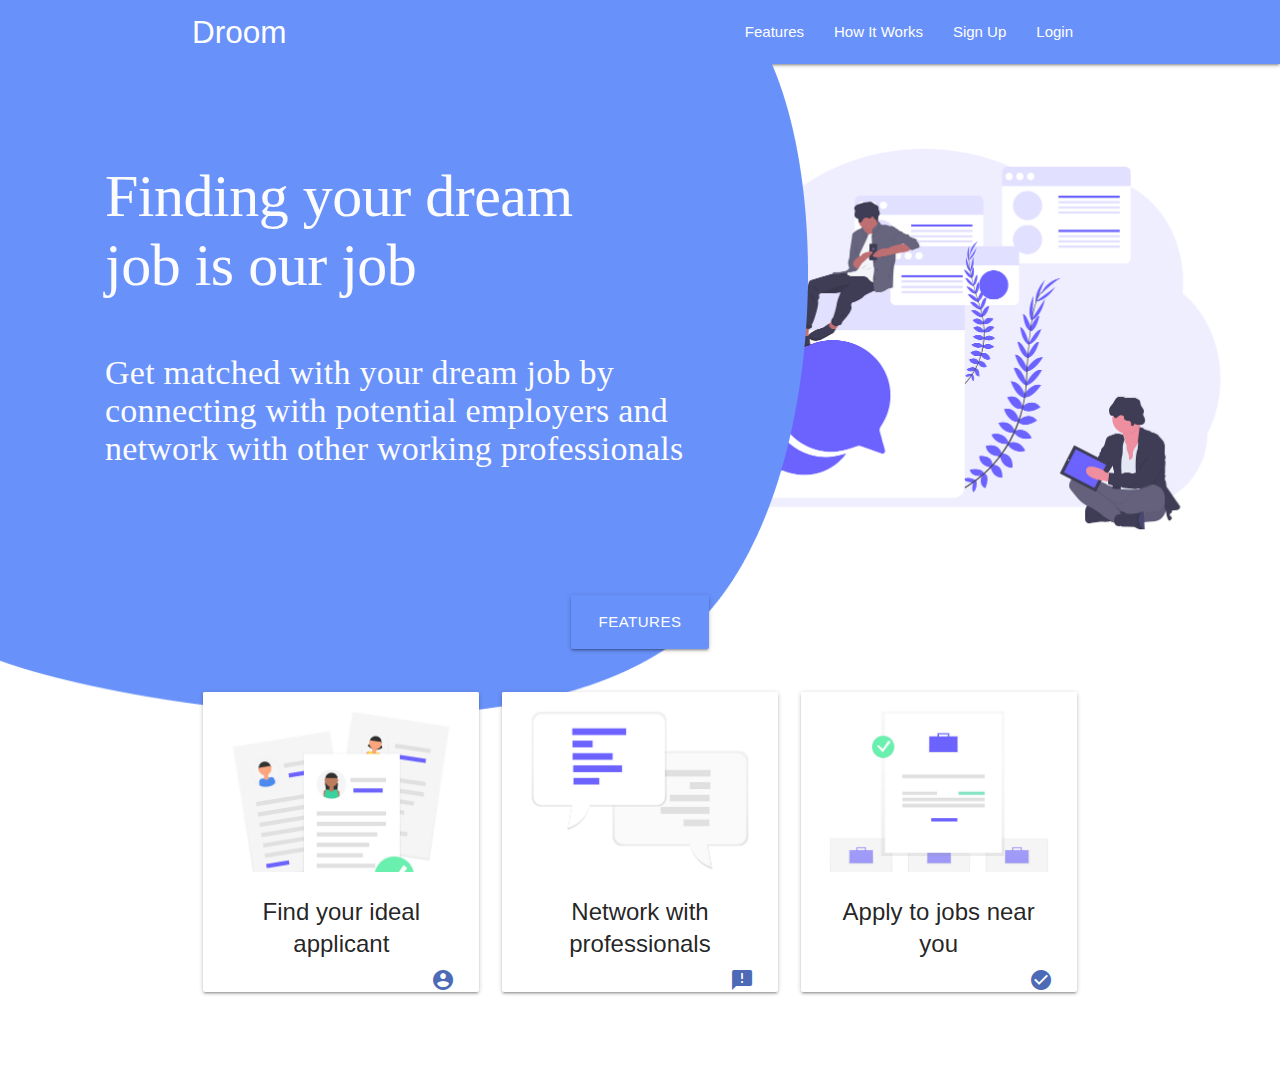
<file: index.html>
<!DOCTYPE html>
<html lang="en">
<head>
  <meta http-equiv="Content-Type" content="text/html; charset=UTF-8"/>
  <meta name="viewport" content="width=device-width, initial-scale=1.0, maximum-scale=1, minimum-scale=1">
  <title>Droom - Perfect Match</title>

  <!-- CSS  -->
  <link href="https://fonts.googleapis.com/icon?family=Material+Icons" rel="stylesheet">
  <link href="css/featurescss/materialize.css" type="text/css" rel="stylesheet" media="screen,projection"/>
  <link href="css/featurescss/style.css" type="text/css" rel="stylesheet" media="screen,projection"/>
</head>
<body>
  <img class ="left" src = "img/Vector.png" id = "vectorpng">
  <h1 class = "customtext">Finding your dream job is our job</h1>
  <p class = "customptext">Get matched with your dream job by connecting with potential employers and network with other working professionals</p>
  <nav class="navbarcolor" role="navigation">
    <div class="nav-wrapper container"><a id="logo-container" href="#" class="brand-logo">Droom</a>
      <ul class="right hide-on-med-and-down">
        <li><a href="index.html">Features</a></li>
        <li><a href="howitworks.html">How It Works</a></li>
        <li><a href="https://droomlambda.netlify.com/register">Sign Up</a></li>
        <li><a href="https://droomlambda.netlify.com/login">Login</a></li>
      </ul>

      <ul id="nav-mobile" class="sidenav">
        <li><a href="index.html">Features</a></li>
        <li><a href="howitworks.html">How It Works</a></li>
        <li><a href="https://droomlambda.netlify.com/register">Sign Up</a></li>
      </ul>
      <a href="#" data-target="nav-mobile" class="sidenav-trigger"><i class="material-icons">menu</i></a>
    </div>
  </nav>
  <br><br>
  <img class ="right" src="img/groupchat.png" id = "groupchat">

  <div class="section no-pad-bot" id="index-banner">
    <div class="container">
      <div class="row center">
      </div>
      <div class="row center">
        <button id="buttoncolor" class="btn-large waves-effect waves-light">Features</button>
      </div>
    </div>
  </div>


  <div class="container">
    <div class="section">

      <!--   Card Section   -->
      
  <div class="row">
    <div class="col m4">
      <div id = "card1" class="card small scale-transition">
        <div class="card-image waves-effect waves-block waves-light">
          <img class = "activator" src="img/hiring.png">
        </div>
        <div class = "card-content">
          <span class="card-title center">Find your ideal applicant</span><i class="material-icons right">account_circle</i>
        </div>
        <div id = "card1reveal" class = "card-reveal">
        	<p>Companies can sort through job-seekers that will be a great fit with your team. </p>
        </div>
      </div>
    </div>
    <div class="col m4">
      <div id = "card2" class="card small scale-transition">
        <div class="card-image waves-effect waves-block waves-light">
          <img class = "activator" src="img/chat.png">
        </div>
        <div class = "card-content">
          <span class="card-title center">Network with professionals</span><i class=" material-icons right">announcement</i>
        </div>
        <div id = "card2reveal" class = "card-reveal">
        	<p>Chat with potential employers to better your chances at landing the job.</p>
        </div>
      </div>
    </div>

    <div class="col m4">
      <div id = "card3" class="card small scale-transition">
        <div class="card-image waves-effect waves-block waves-light">
          <img class = "activator" src="img/jobhunt.png">
        </div>
        <div class = "card-content">
          <span class="card-title center">Apply to jobs near you</span><i class=" material-icons right">check_circle</i>
        </div>
        <div id = "card3reveal" class = "card-reveal">
        	<p>Find the best jobs near you to beat that early morning commute. </p>
        </div>
      </div>
    </div>
  </div>
    </div>
    <br><br>
  </div>

  <!--  Scripts-->
  <script src="https://code.jquery.com/jquery-2.1.1.min.js"></script>
  <script src="js/featuresjs/materialize.js"></script>
  <script src="js/featuresjs/init.js"></script>

  </body>
</html>
</file>
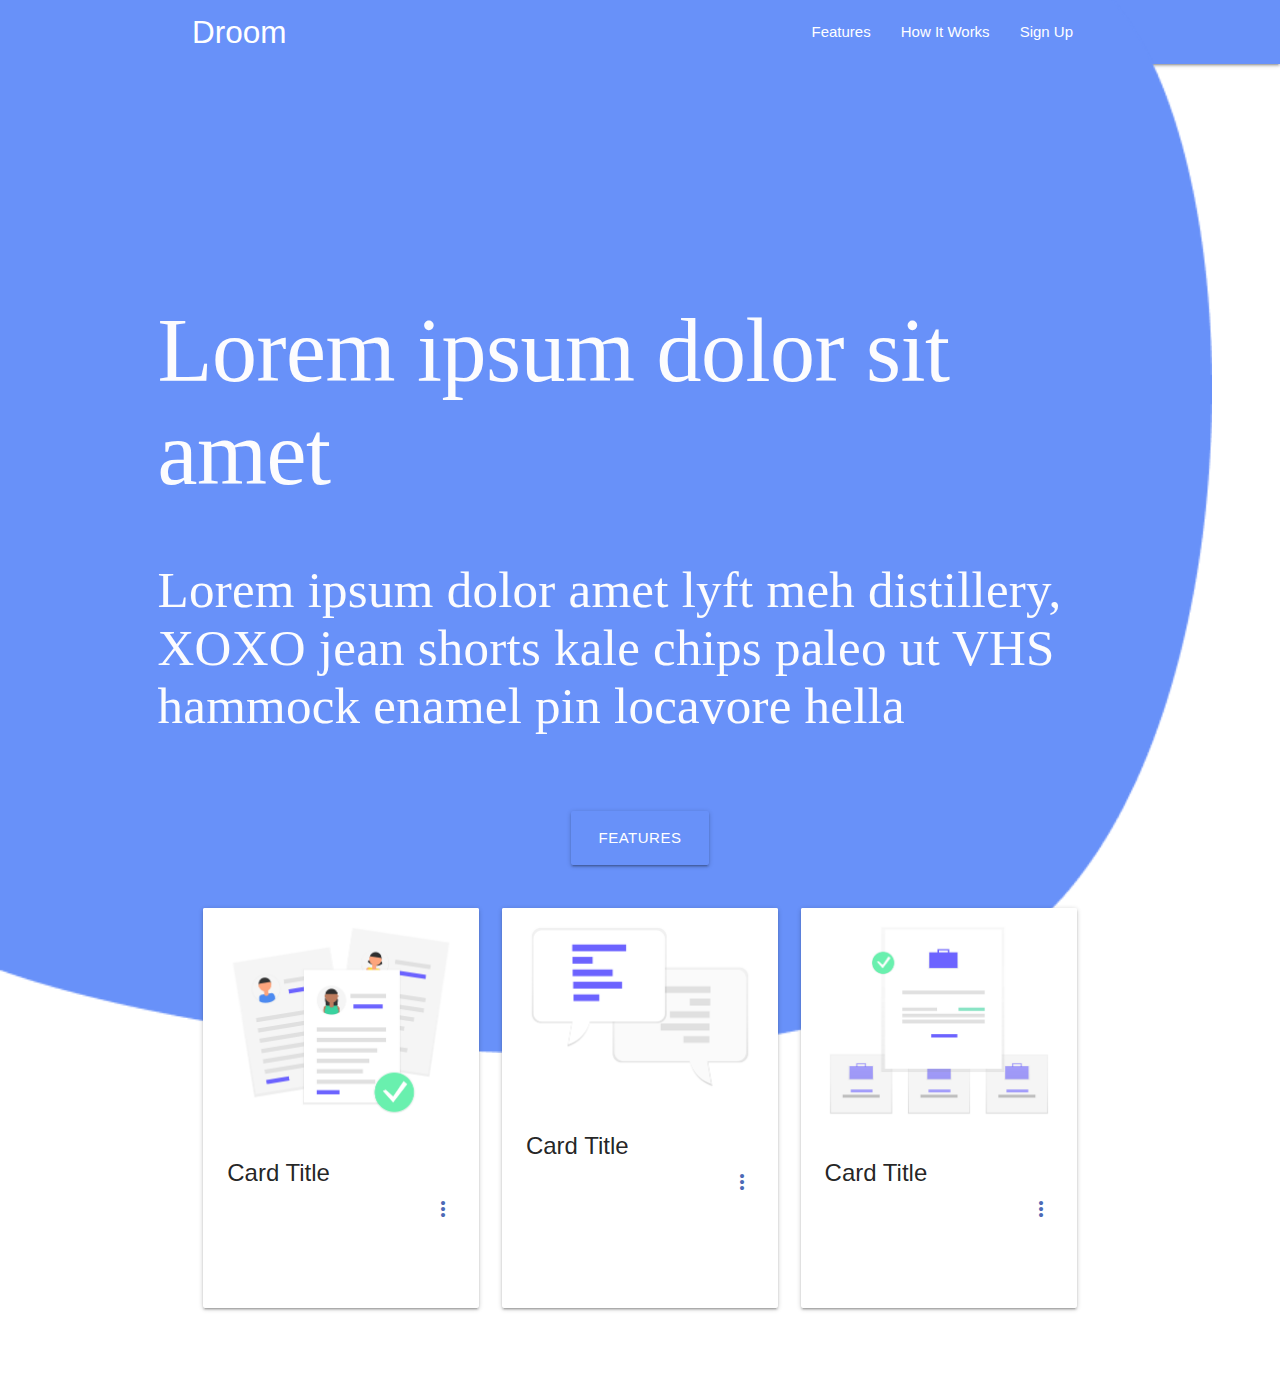
<file: Features.html>
<!DOCTYPE html>
<html lang="en">
<head>
  <meta http-equiv="Content-Type" content="text/html; charset=UTF-8"/>
  <meta name="viewport" content="width=device-width, initial-scale=1, maximum-scale=1.0"/>
  <title>Starter Template - Materialize</title>

  <!-- CSS  -->
  <link href="https://fonts.googleapis.com/icon?family=Material+Icons" rel="stylesheet">
  <link href="featurescss/materialize.css" type="text/css" rel="stylesheet" media="screen,projection"/>
  <link href="featurescss/style.css" type="text/css" rel="stylesheet" media="screen,projection"/>
</head>
<body>
  <img class ="left" src = "img/Vector.png" id = "vectorpng">
  <h1 class = "customtext">Lorem ipsum dolor sit amet</h1>
  <p class = "customptext">Lorem ipsum dolor amet lyft meh distillery, XOXO jean shorts kale chips paleo ut VHS hammock enamel pin locavore hella</p>
  <nav class="navbarcolor" role="navigation">
    <div class="nav-wrapper container"><a id="logo-container" href="#" class="brand-logo">Droom</a>
      <ul class="right hide-on-med-and-down">
        <li><a href="#">Features</a></li>
        <li><a href="#">How It Works</a></li>
        <li><a href="#">Sign Up</a></li>
      </ul>

      <ul id="nav-mobile" class="sidenav">
        <li><a href="#">Navbar Link</a></li>
      </ul>
      <a href="#" data-target="nav-mobile" class="sidenav-trigger"><i class="material-icons">menu</i></a>
    </div>
  </nav>
  <br><br>
  <img class ="right" src="img/groupchat.png" id = "groupchat">

  <div class="section no-pad-bot" id="index-banner">
    <div class="container">
      <div class="row center">
      </div>
      <div class="row center">
        <button id="buttoncolor" class="btn-large waves-effect waves-light">Features</button>
      </div>
    </div>
  </div>


  <div class="container">
    <div class="section">

      <!--   Card Section   -->
      
  <div class="row">
    <div class="col m4">
      <div class="card medium scale-transition" id = "card1">
        <div class="card-image waves-effect waves-block waves-light">
          <img class = "activator" src="img/hiring.png">
        </div>
        <div class = "card-content">
          <span class="card-title">Card Title</span><i class=" material-icons right">more_vert</i>
        </div>
        <div class = "card-reveal">
        	<p>Moar</p>
        </div>
      </div>
    </div>
    <div class="col m4">
      <div class="card medium scale-transition" id = "card2">
        <div class="card-image waves-effect waves-block waves-light">
          <img class = "activator" src="img/chat.png">
        </div>
        <div class = "card-content">
          <span class="card-title">Card Title</span><i class=" material-icons right">more_vert</i>
        </div>
        <div class = "card-reveal">
        	<p>Moar</p>
        </div>
      </div>
    </div>

    <div class="col m4">
      <div class="card medium scale-transition" id = "card3">
        <div class="card-image waves-effect waves-block waves-light">
          <img class = "activator" src="img/jobhunt.png">
        </div>
        <div class = "card-content">
          <span class="card-title">Card Title</span><i class=" material-icons right">more_vert</i>
        </div>
        <div class = "card-reveal">
        	<p>Moar</p>
        </div>
      </div>
    </div>
  </div>
    </div>
    <br><br>
  </div>

  <!--  Scripts-->
  <script src="https://code.jquery.com/jquery-2.1.1.min.js"></script>
  <script src="featuresjs/materialize.js"></script>
  <script src="featuresjs/init.js"></script>

  </body>
</html>
</file>
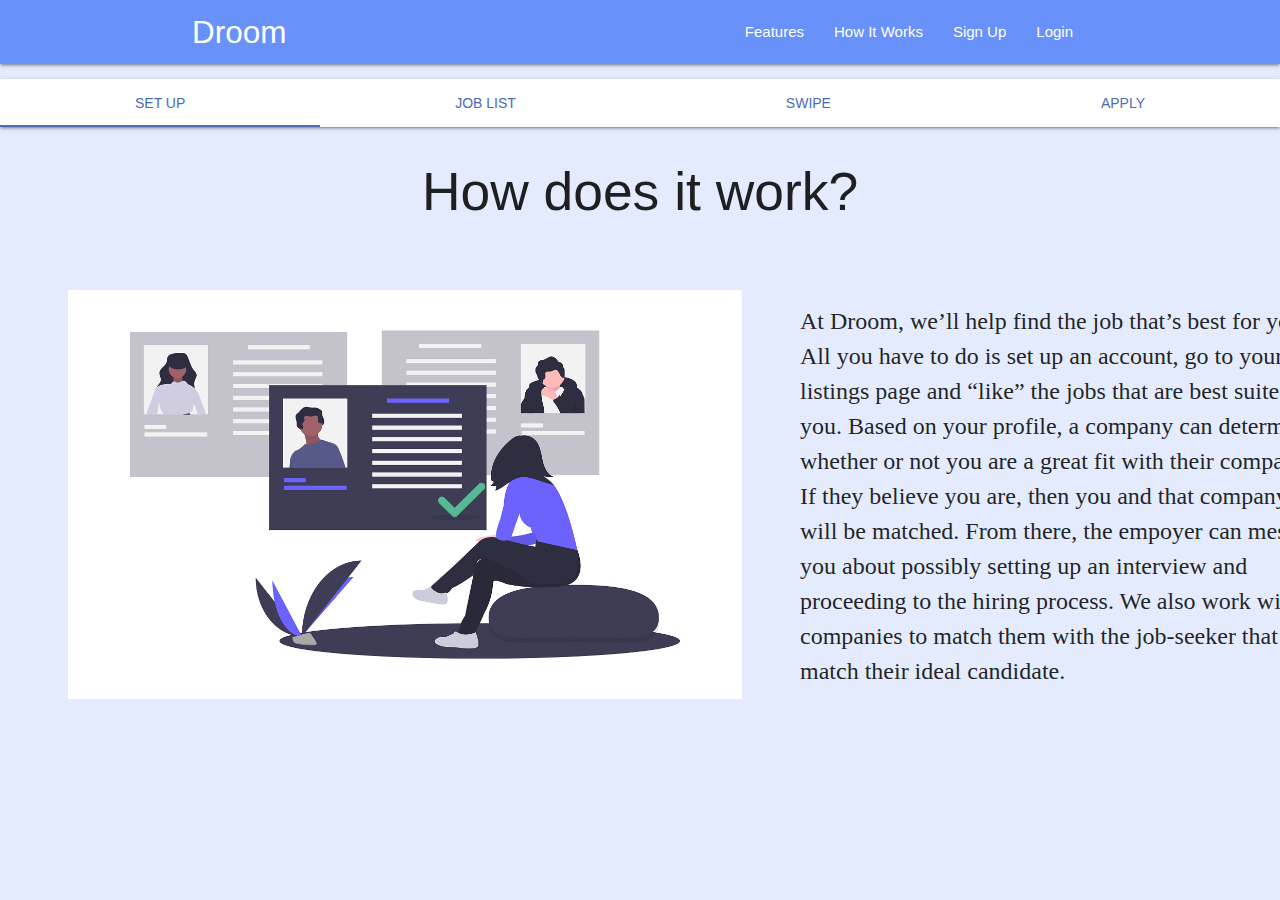
<file: howitworks.html>
<!DOCTYPE html>
<html lang="en">
<head>
  <meta http-equiv="Content-Type" content="text/html; charset=UTF-8"/>
  <meta name="viewport" content="width=device-width, initial-scale=1.0, maximum-scale=1, minimum-scale=1">
  <title>Droom - Perfect Match</title>

  <!-- CSS  -->
  <link href="https://fonts.googleapis.com/icon?family=Material+Icons" rel="stylesheet">
  <link href="css/howitworkscss/materialize.css" type="text/css" rel="stylesheet" media="screen,projection"/>
  <link href="css/howitworkscss/style.css" type="text/css" rel="stylesheet" media="screen,projection"/>
</head>
<body>
  <nav class="navbarcolor" role="navigation">
    <div class="nav-wrapper container"><a id="logo-container" href="#" class="brand-logo">Droom</a>
      <ul class="right hide-on-med-and-down">
        <li><a href="index.html">Features</a></li>
        <li><a href="howitworks.html">How It Works</a></li>
        <li><a href="https://droomlambda.netlify.com/register">Sign Up</a></li>
        <li><a href="https://droomlambda.netlify.com/login">Login</a></li>
      </ul>

      <ul id="nav-mobile" class="sidenav">
        <li><a href="index.html">Features</a></li>
        <li><a href="howitworks.html">How It Works</a></li>
        <li><a href="https://droomlambda.netlify.com/register">Sign Up</a></li>
      </ul>
      <a href="#" data-target="nav-mobile" class="sidenav-trigger"><i class="material-icons">menu</i></a>
    </div>
  </nav>
  <div class="section no-pad-bot" id="index-banner">
   <div class="tabnav">
    <div class="col s12">
      <ul class="tabs tabs-fixed-width z-depth-1">
        <li class="tab col s3"><a class="active" href="#test1">Set Up</a></li>
        <li class="tab col s3"><a href="#test2">Job List</a></li>
        <li class="tab col s3"><a href="#test3">Swipe</a></li>
        <li class="tab col s3"><a href="#test4">Apply</a></li>
      </ul>
    </div>
  </div>
</div>
        <div id="test1" class="col s12 m6">
            <h2 class = "center #1D2844-text">How does it work?</h2>
            <img class ="left" src = "img/newhire.png" id = "newhirepng">
            <p class = "test1pclass #1D2844-text">At Droom, we’ll help find the job that’s best for you. All you have to do is set up an account, go to your job-listings page and “like” the jobs that are best suited for you. Based on your profile,  a  company can determine whether or not you are a great fit with their company. If they believe you are, then you and that company will be matched.

            From there, the empoyer can message you about possibly setting up an interview and proceeding to the hiring process. 

            We also work with companies to match them with the job-seeker that best match their ideal candidate.</p>
            <p class = "mobileptext #1D2844-text">At Droom, we’ll help find the job that’s best for you. All you have to do is set up an account, go to your job-listings page and “like” the jobs that are best suited for you. Based on your profile,  a  company can determine whether or not you are a great fit with their company. If they believe you are, then you and that company will be matched.

            From there, the empoyer can message you about possibly setting up an interview and proceeding to the hiring process. 

            We also work with companies to match them with the job-seeker that best match their ideal candidate.</p>
        </div>
   
        <div id="test2" class="col s12">
          <h2 class = "center #1D2844-text">Job List</h2>
            <img class ="left" src = "img/hiring.png" id = "newhirepng">
            <p class = "test2pclass #1D2844-text">Droom is parternered with many well known employers that are eagerly searching for new hires. Based on your background and preferences, Droom will actively present you job opportunities catered just for you!
            From there, the empoyer can message you about possibly setting up an interview and proceeding to the hiring process. 
            We also work with companies to match them with the job-seeker that best match their ideal candidate.</p>
            <p class = "mobilejoblist #1D2844-text">Droom is parternered with many well known employers that are eagerly searching for new hires. Based on your background and preferences, Droom will actively present you job opportunities catered just for you!
            From there, the empoyer can message you about possibly setting up an interview and proceeding to the hiring process. 
            We also work with companies to match them with the job-seeker that best match their ideal candidate.</p>
        </div>
        <div id="test3" class="col s12">
          <h2 class = "center #1D2844-text">Swipe Right</h2>
            <img class ="left" src = "img/jobhunt.png" id = "jobhuntpng">
            <p class = "test1pclass #1D2844-text">With Droom, finding the right job is just as easy as a swipe. All you have to do is set up an account, go to your job-listings page and “like” the jobs that are best suited for you. Based on your profile,  a  company can determine whether or not you are a great fit with their company. If they believe you are, then you and that company will be matched.

            From there, the empoyer can message you about possibly setting up an interview and proceeding to the hiring process. 

            We also work with companies to match them with the job-seeker that best match their ideal candidate.</p>
            <p class = "mobileswipe #1D2844-text">With Droom, finding the right job is just as easy as a swipe. All you have to do is set up an account, go to your job-listings page and “like” the jobs that are best suited for you. Based on your profile,  a  company can determine whether or not you are a great fit with their company. If they believe you are, then you and that company will be matched.

            From there, the empoyer can message you about possibly setting up an interview and proceeding to the hiring process. 

            We also work with companies to match them with the job-seeker that best match their ideal candidate.</p>
        </div>
        <div id="test4" class="col s12">
          <h2 class = "center #1D2844-text">Apply</h2>
            <img class ="left" src = "img/chat.png" id = "chatpng">
            <p class = "lastpclass #1D2844-text">After we made the job search easy, we decided to make the application process easier too! All you have to do is set up an account, go to your job-listings page and “like” the jobs that are best suited for you. Based on your profile,  a  company can determine whether or not you are a great fit with their company. If they believe you are, then you and that company will be matched.

            From there, the empoyer can message you about possibly setting up an interview and proceeding to the hiring process. </p>
            <p class = "mobileapply #1D2844-text">After we made the job search easy, we decided to make the application process easier too! All you have to do is set up an account, go to your job-listings page and “like” the jobs that are best suited for you. Based on your profile,  a  company can determine whether or not you are a great fit with their company. If they believe you are, then you and that company will be matched.

            From there, the empoyer can message you about possibly setting up an interview and proceeding to the hiring process. </p>
        </div>


  <!--  Scripts-->
  <script src="https://code.jquery.com/jquery-2.1.1.min.js"></script>
  <script src="js/howitworksjs/materialize.js"></script>
  <script src="js/howitworksjs/init.js"></script>

  </body>
</html>
</file>
<file: css/featurescss/style.css>
/* Custom Stylesheet */
/**
 * Use this file to override Materialize files so you can update
 * the core Materialize files in the future
 *
 * Made By MaterializeCSS.com
 */
.icon-block {
  padding: 0 1.5rem;
}
.icon-block .material-icons {
	font-size: inherit;
}

#groupchat {
	width: 688px;
	height: 466px;

}

.navbarcolor {
	background: #6891F9;
}

#buttoncolor,
#footercolor {
	background: #6891F9;
}

#vectorpng {
	position: absolute;
	width: 808px;
	height: 718px;
	left: 0px;
	top: -1.6px;
}

@media only screen and (max-width : 992px) {
	body{
		overflow: hidden;
	}
  #vectorpng,
  #customtext,
  #groupchat,
  #customptext {
  	display: none;
  }
}

@media only screen and (max-width : 600px) {
	body{
		overflow: hidden;
	}
  #vectorpng,
  #groupchat,
  #customtext,
  #customptext {
    display: none;
  }
}

.customtext {
	position: absolute;
	width: 555px;
	height: 43px;
	left: 105px;
	top: 120px;

	font-family: Roboto;
	font-style: normal;
	font-weight: 300;
	font-size: 60px;
	line-height: normal;
	letter-spacing: -0.5px;

	color: #FCFCFE;
}

.customptext {
	position: absolute;
	width: 610px;
	height: 151px;
	left: 105px;
	top: 320px;

	font-family: Roboto;
	font-style: normal;
	font-weight: normal;
	font-size: 34px;
	line-height: normal;
	letter-spacing: 0.25px;

	color: #FCFCFE;
}

#featurefooter {
	margin-bottom: 2px;
}

.material-icons {
	color: #4C6AB6;
}
</file>
<file: featurescss/style.css>
/* Custom Stylesheet */
/**
 * Use this file to override Materialize files so you can update
 * the core Materialize files in the future
 *
 * Made By MaterializeCSS.com
 */
body {
	font-size: 62.5%;
}
.icon-block {
  padding: 0 1.5rem;
}
.icon-block .material-icons {
	font-size: inherit;
}

#groupchat {
	width: 68.8rem;
	height: 46.6rem;

}

.navbarcolor {
	background: #6891F9;
}

#buttoncolor,
#footercolor {
	background: #6891F9;
}

#vectorpng {
	position: absolute;
	width: 80.8rem;
	height: 71.8rem;
	left: 0rem;
	top: -1.6rem;
}

@media only screen and (max-width : 992px) {
  #vectorpng {
  	display: none;
  }
}

@media only screen and (max-width : 600px) {
  #vectorpng {
    display: none;
  }
}

.customtext {

	position: absolute;
	width: 55.5rem;
	height: 4.3rem;
	left: 10.5rem;
	top: 17.1rem;

	font-family: Roboto;
	font-style: normal;
	font-weight: 300;
	font-size: 6.0rem;
	line-height: normal;
	letter-spacing: -0.5px;

	color: #FCFCFE;
}

.customptext {
	position: absolute;
	width: 61.0rem;
	height: 15.1rem;
	left: 10.5rem;
	top: 34.0rem;

	font-family: Roboto;
	font-style: normal;
	font-weight: normal;
	font-size: 3.4rem;
	line-height: normal;
	letter-spacing: 0.25px;

	color: #FCFCFE;
}

#featurefooter {
	margin-bottom: 2px;
}

.material-icons {
	color: #4C6AB6;
}
</file>
<file: css/howitworkscss/style.css>
/* Custom Stylesheet */
/**
 * Use this file to override Materialize files so you can update
 * the core Materialize files in the future
 *
 * Made By MaterializeCSS.com
 */
 body {
 	background: #E3EBFD;
 }

 .mobileptext,
 .mobilejoblist,
 .mobileswipe,
 .mobileapply {
 	display: none;
 }
  #mobilechat,
  #mobilejobhunt,
  #mobilenewhire,
  #mobilehire {
  	display: none;
  }
.test1pclass {

		position: absolute;
		width: 530px;
		height: 528px;
		left: 800px;
		top: 280px;

		font-family: Roboto;
		font-style: normal;
		font-weight: normal;
		font-size: 24px;
		line-height: 35px;
}

.test2pclass {

		position: absolute;
		width: 530px;
		height: 528px;
		left: 800px;
		top: 310px;

		font-family: Roboto;
		font-style: normal;
		font-weight: normal;
		font-size: 24px;
		line-height: 35px;
}

.lastpclass {

		position: absolute;
		width: 530px;
		height: 528px;
		left: 800px;
		top: 300px;

		font-family: Roboto;
		font-style: normal;
		font-weight: normal;
		font-size: 24px;
		line-height: 35px;
}

@media only screen and (max-width : 992px) {
	body{
		overflow: hidden;
	}
  .mobileptext,
  .mobilejoblist,
  .mobileswipe,
  .mobileapply {
  	display: flex;
  	margin: 10%;
  	font-family: Roboto;
	font-style: normal;
	font-weight: normal;
	font-size: 24px;
	line-height: 35px;
  }
  #mobilechat,
  #mobilejobhunt,
  #mobilenewhire,
  #mobilehire {
  	display: flex;
  	width: 674px;
	height: 409px;
  	margin: 10%;
  }
  .test1pclass,
  .test2pclass,
  .lastpclass{
  	display: none;
  }
  #newhirepng,
  #jobhuntpng,
  #chatpng {
  		display: none;
  }
}

@media only screen and (max-width : 600px) {
	body{
		overflow: hidden;
	}
	 #mobilechat,
  #mobilejobhunt,
  #mobilenewhire,
  #mobilehire {
  	display: none;
  }
	.mobileptext,
	.mobilejoblist,
	.mobileswipe,
	.mobileapply {
  	display: visible;
  }
 .test1pclass,
  .test2pclass,
  .lastpclass{
  	display: none;
  }
  #newhirepng,
  #jobhuntpng,
  #chatpng {
  		display: none;
  }
}

#newhirepng,
#jobhuntpng,
#chatpng {
	position: absolute;
	width: 674px;
	height: 409px;
	left: 68px;
	top: 290px;
}
.icon-block {
  padding: 0 1.5rem;
}
.icon-block .material-icons {
	font-size: inherit;
}

#groupchat {
	width: 688px;
	height: 466px;

}

.navbarcolor {
	background: #6891F9;
}

#buttoncolor,
#footercolor {
	background: #6891F9;
}

#vectorpng {
	position: absolute;
	width: 808px;
	height: 718px;
	left: 0px;
	top: -1.6px;
}

@media only screen and (max-width : 992px) {
  #vectorpng,
  #customtext,
  #groupchat,
  #customptext {
  	display: none;
  }
}

@media only screen and (max-width : 600px) {
  #vectorpng,
  #groupchat,
  #customtext,
  #customptext {
    display: none;
  }
}

.customtext {
	position: absolute;
	width: 555px;
	height: 43px;
	left: 105px;
	top: 171px;

	font-family: Roboto;
	font-style: normal;
	font-weight: 300;
	font-size: 60px;
	line-height: normal;
	letter-spacing: -0.5px;

	color: #FCFCFE;
}

.customptext {
	position: absolute;
	width: 610px;
	height: 151px;
	left: 105px;
	top: 340px;

	font-family: Roboto;
	font-style: normal;
	font-weight: normal;
	font-size: 34px;
	line-height: normal;
	letter-spacing: 0.25px;

	color: #FCFCFE;
}

#featurefooter {
	margin-bottom: 2px;
}

.material-icons {
	color: #4C6AB6;
}

.tabs .tab a{
color: #4C6AB6;
}
.tabs .tab a:focus, .tabs .tab a:focus.active {
background-color: #6891F9;
outline: none;
}

.tabs .tab a:hover,tabs .tab a:active,.tabs .tab a.active {
background-color:transparent;
color:#4C6AB6;
}

.tabs .indicator {
background-color:#4C6AB6;
}
</file>
